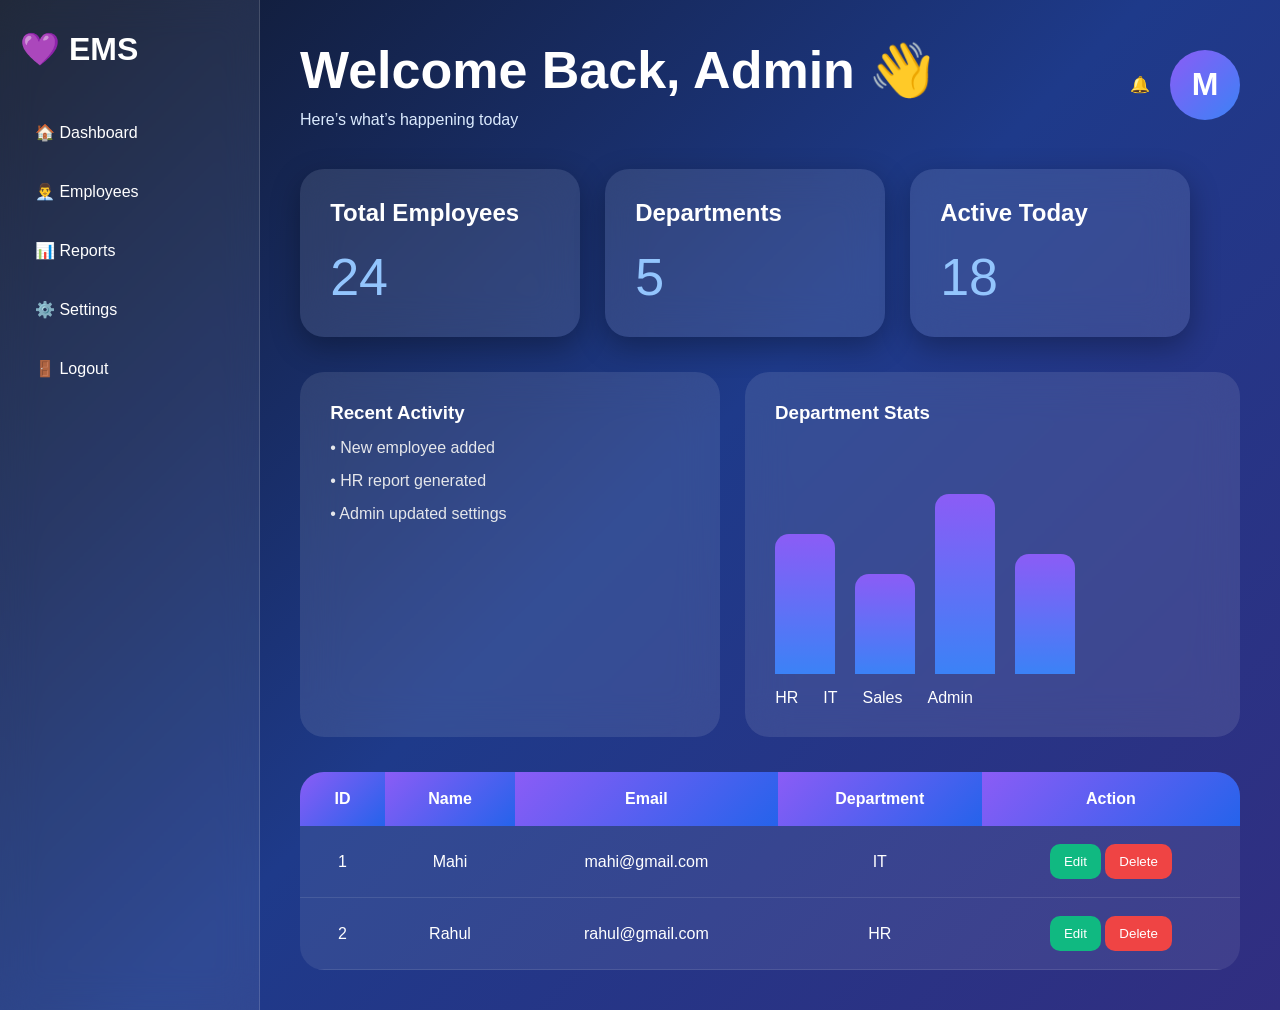
<file: src/main/resources/static/index.html>
<!DOCTYPE html>
<html lang="en">
<head>
    <meta charset="UTF-8">
    <meta name="viewport" content="width=device-width, initial-scale=1.0">
    <title>EMS Dashboard</title>
    <link rel="stylesheet" href="style.css">
</head>
<body>

<div class="sidebar">
    <h2>💜 EMS</h2>
    <a href="index.html">🏠 Dashboard</a>
    <a href="employees.html">👨‍💼 Employees</a>
    <a href="reports.html">📊 Reports</a>
    <a href="settings.html">⚙️ Settings</a>
    <a href="#">🚪 Logout</a>
</div>

<div class="main">

    <div class="topbar">
        <div>
            <h1>Welcome Back, Admin 👋</h1>
            <p>Here’s what’s happening today</p>
        </div>

        <div class="top-right">
            <div class="notification">🔔</div>
            <div class="avatar">M</div>
        </div>
    </div>

    <div class="cards">
        <div class="card">
            <h3>Total Employees</h3>
            <p>24</p>
        </div>

        <div class="card">
            <h3>Departments</h3>
            <p>5</p>
        </div>

        <div class="card">
            <h3>Active Today</h3>
            <p>18</p>
        </div>
    </div>

    <!-- Row 1 -->
    <div class="dashboard-row">
        <div class="activity-card">
            <h3>Recent Activity</h3>
            <p>• New employee added</p>
            <p>• HR report generated</p>
            <p>• Admin updated settings</p>
        </div>

        <div class="chart-card">
            <h3>Department Stats</h3>

            <div class="bars">
                <div class="bar bar1"></div>
                <div class="bar bar2"></div>
                <div class="bar bar3"></div>
                <div class="bar bar4"></div>
            </div>

            <div class="labels">
                <span>HR</span>
                <span>IT</span>
                <span>Sales</span>
                <span>Admin</span>
            </div>
        </div>
    </div>

    <!-- Table niche -->
    <table>
        <thead>
            <tr>
                <th>ID</th>
                <th>Name</th>
                <th>Email</th>
                <th>Department</th>
                <th>Action</th>
            </tr>
        </thead>

        <tbody>
            <tr>
                <td>1</td>
                <td>Mahi</td>
                <td>mahi@gmail.com</td>
                <td>IT</td>
                <td>
                    <button class="edit-btn">Edit</button>
                    <button class="delete-btn">Delete</button>
                </td>
            </tr>

            <tr>
                <td>2</td>
                <td>Rahul</td>
                <td>rahul@gmail.com</td>
                <td>HR</td>
                <td>
                    <button class="edit-btn">Edit</button>
                    <button class="delete-btn">Delete</button>
                </td>
            </tr>
        </tbody>
    </table>

</div>
</body>
</html>
</file>
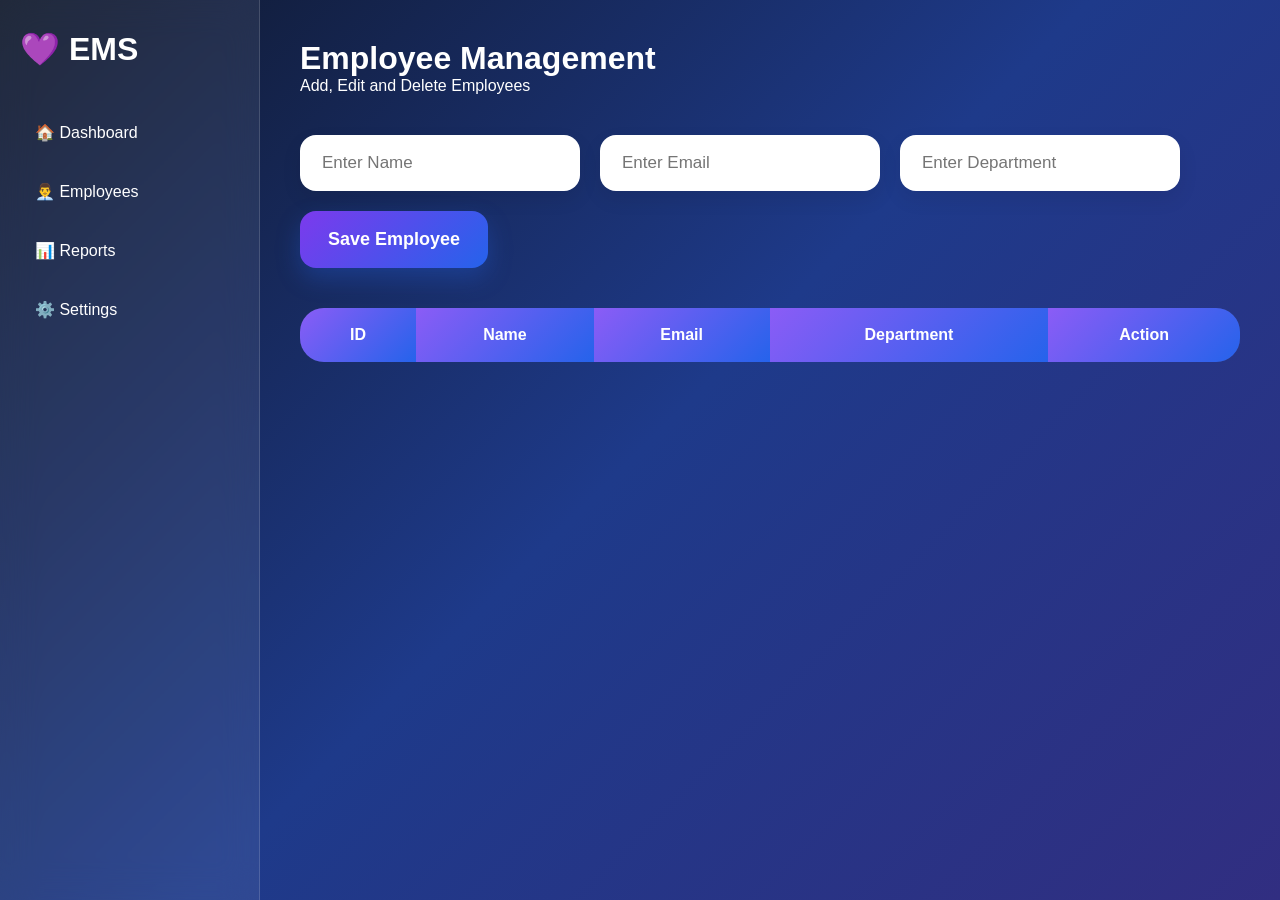
<file: src/main/resources/static/employees.html>
<!DOCTYPE html>
<html>
<head>
    <meta charset="UTF-8">
    <title>Employees</title>
    <link rel="stylesheet" href="style.css">
</head>
<body>

<div class="sidebar">
    <h2>💜 EMS</h2>
    <a href="index.html">🏠 Dashboard</a>
    <a href="employees.html">👨‍💼 Employees</a>
    <a href="reports.html">📊 Reports</a>
    <a href="settings.html">⚙️ Settings</a>
</div>

<div class="main">
    <h1>Employee Management</h1>
    <p>Add, Edit and Delete Employees</p>

    <form class="employee-form" id="employeeForm">
        <input type="text" id="name" placeholder="Enter Name" required>
        <input type="email" id="email" placeholder="Enter Email" required>
        <input type="text" id="department" placeholder="Enter Department" required>
        <button type="submit">Save Employee</button>
    </form>

    <table>
        <thead>
            <tr>
                <th>ID</th>
                <th>Name</th>
                <th>Email</th>
                <th>Department</th>
                <th>Action</th>
            </tr>
        </thead>

        <tbody id="employeeTableBody">
        </tbody>
    </table>
</div>

<script src="script.js"></script>
</body>
</html>
</file>
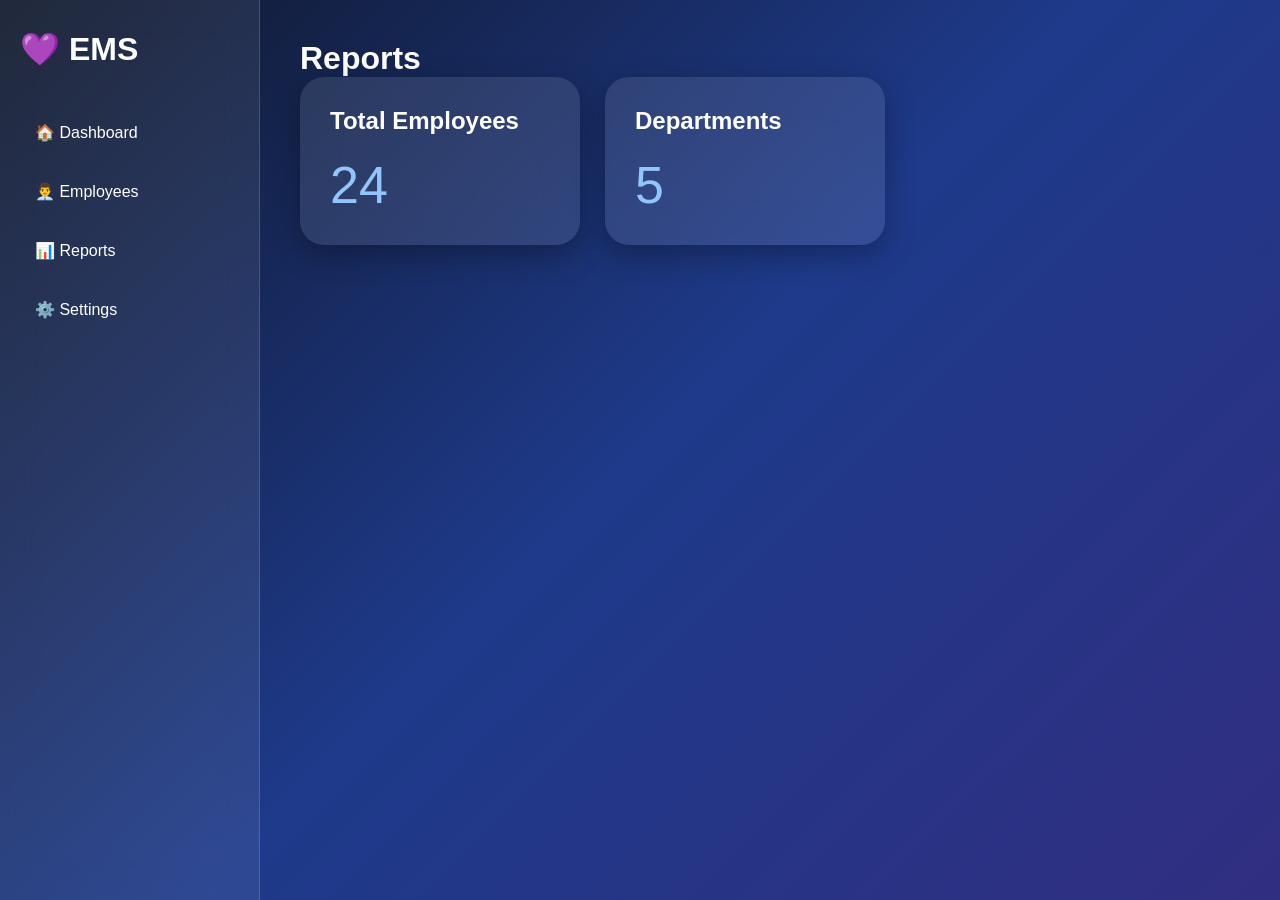
<file: src/main/resources/static/reports.html>
<!DOCTYPE html>
<html>
<head>
	<meta charset="UTF-8">
    <title>Reports</title>
    <link rel="stylesheet" href="style.css">
</head>
<body>

<div class="sidebar">
    <h2>💜 EMS</h2>
    <a href="index.html">🏠 Dashboard</a>
    <a href="employees.html">👨‍💼 Employees</a>
    <a href="reports.html">📊 Reports</a>
    <a href="settings.html">⚙️ Settings</a>
</div>

<div class="main">
    <h1>Reports</h1>

    <div class="cards">
        <div class="card">
            <h3>Total Employees</h3>
            <p>24</p>
        </div>

        <div class="card">
            <h3>Departments</h3>
            <p>5</p>
        </div>
    </div>
</div>

</body>
</html>
</file>
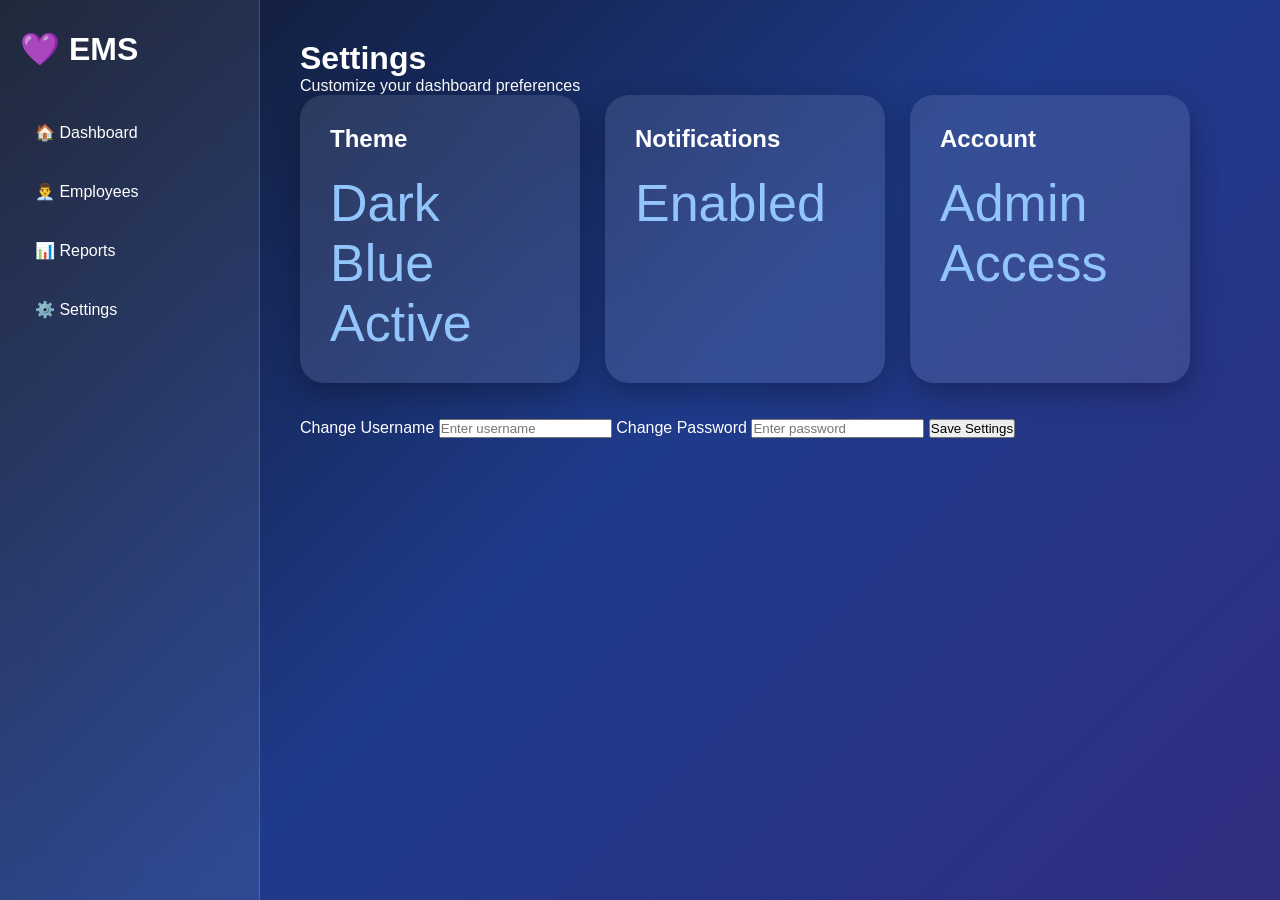
<file: src/main/resources/static/settings.html>
<!DOCTYPE html>
<html>
<head>
	<meta charset="UTF-8">
    <title>Settings</title>
    <link rel="stylesheet" href="style.css">
</head>
<body>

<div class="sidebar">
    <h2>💜 EMS</h2>
    <a href="index.html">🏠 Dashboard</a>
    <a href="employees.html">👨‍💼 Employees</a>
    <a href="reports.html">📊 Reports</a>
    <a href="settings.html">⚙️ Settings</a>
</div>

<div class="main">
    
	


	<h1>Settings</h1>
	<p>Customize your dashboard preferences</p>

	<div class="cards">
	    <div class="card">
	        <h3>Theme</h3>
	        <p>Dark Blue Active</p>
	    </div>

	    <div class="card">
	        <h3>Notifications</h3>
	        <p>Enabled</p>
	    </div>

	    <div class="card">
	        <h3>Account</h3>
	        <p>Admin Access</p>
	    </div>
	</div>

	<br><br>

	<form>
	    <label>Change Username</label>
	    <input type="text" placeholder="Enter username">

	    <label>Change Password</label>
	    <input type="password" placeholder="Enter password">

	    <button type="submit">Save Settings</button>
	</form>

</div>

</body>
</html>
</file>
<file: src/main/resources/static/style.css>
*{
    margin:0;
    padding:0;
    box-sizing:border-box;
    font-family:'Segoe UI',sans-serif;
}

body{
    display:flex;
    min-height:100vh;
    background: linear-gradient(135deg,#0f172a,#1e3a8a,#312e81);
    color:white;
}

/* Sidebar */
.sidebar{
    width:260px;
    min-height:100vh;
    padding:30px 20px;
    background:rgba(255,255,255,0.08);
    backdrop-filter:blur(18px);
    border-right:1px solid rgba(255,255,255,0.15);
}

.sidebar h2{
    font-size:32px;
    margin-bottom:40px;
}

.sidebar a{
    display:block;
    color:white;
    text-decoration:none;
    padding:15px;
    margin:10px 0;
    border-radius:14px;
    transition:.3s;
}

.sidebar a:hover{
    background:rgba(255,255,255,0.15);
}

/* Main */
.main{
    flex:1;
    padding:40px;
}

/* Topbar */
.topbar{
    display:flex;
    justify-content:space-between;
    align-items:center;
    margin-bottom:40px;
}

.topbar h1{
    font-size:52px;
}

.topbar p{
    color:#dbeafe;
    margin-top:10px;
}

.top-right{
    display:flex;
    gap:20px;
    align-items:center;
}

.avatar{
    width:70px;
    height:70px;
    border-radius:50%;
    background:linear-gradient(135deg,#8b5cf6,#3b82f6);
    display:flex;
    justify-content:center;
    align-items:center;
    font-size:32px;
    font-weight:bold;
}

/* Cards */
.cards{
    display:flex;
    gap:25px;
    flex-wrap:wrap;
}

.card{
    width:280px;
    padding:30px;
    border-radius:24px;
    background:rgba(255,255,255,0.1);
    backdrop-filter:blur(20px);
    box-shadow:0 10px 30px rgba(0,0,0,.3);
}

.card h3{
    font-size:24px;
}

.card p{
    margin-top:20px;
    font-size:52px;
    color:#93c5fd;
}

/* Row */
.dashboard-row{
    display:flex;
    gap:25px;
    margin-top:35px;
    flex-wrap:wrap;
}

.activity-card,.chart-card{
    background:rgba(255,255,255,0.1);
    backdrop-filter:blur(20px);
    padding:30px;
    border-radius:24px;
}

.activity-card{
    width:420px;
}

.activity-card p{
    margin:15px 0;
    color:#e5e7eb;
}

.chart-card{
    flex:1;
}

/* Bars */
.bars{
    display:flex;
    gap:20px;
    align-items:flex-end;
    height:220px;
    margin-top:30px;
}

.bar{
    width:60px;
    border-radius:14px 14px 0 0;
    background:linear-gradient(180deg,#8b5cf6,#3b82f6);
}

.bar1{height:140px;}
.bar2{height:100px;}
.bar3{height:180px;}
.bar4{height:120px;}

.labels{
    display:flex;
    gap:25px;
    margin-top:15px;
}

/* Table */
table{
    width:100%;
    margin-top:35px;
    border-collapse:collapse;
    overflow:hidden;
    border-radius:24px;
    background:rgba(255,255,255,0.08);
}

th{
    background:linear-gradient(135deg,#8b5cf6,#2563eb);
    padding:18px;
}

td{
    padding:18px;
    text-align:center;
    border-bottom:1px solid rgba(255,255,255,.1);
}

.edit-btn,.delete-btn{
    border:none;
    padding:10px 14px;
    border-radius:10px;
    color:white;
}

.edit-btn{background:#10b981;}
.delete-btn{background:#ef4444;}
.employee-form{
    display:flex;
    gap:20px;
    margin:40px 0;
    flex-wrap:wrap;
    align-items:center;
}

.employee-form input{
    width:280px;
    padding:18px 22px;
    border:none;
    outline:none;
    border-radius:16px;
    background:#ffffff;
    box-shadow:0 8px 20px rgba(0,0,0,0.08);
    font-size:17px;
    transition:0.3s;
}

.employee-form input:focus{
    box-shadow:0 0 0 3px rgba(124,58,237,0.25);
}

.employee-form button{
    width:auto;
    padding:18px 28px;
    border:none;
    border-radius:16px;
    background:linear-gradient(135deg,#7c3aed,#2563eb);
    color:white;
    font-size:18px;
    font-weight:600;
    cursor:pointer;
    box-shadow:0 10px 25px rgba(37,99,235,0.3);
    transition:0.3s;
}

.employee-form button:hover{
    transform:translateY(-3px);
}
</file>
